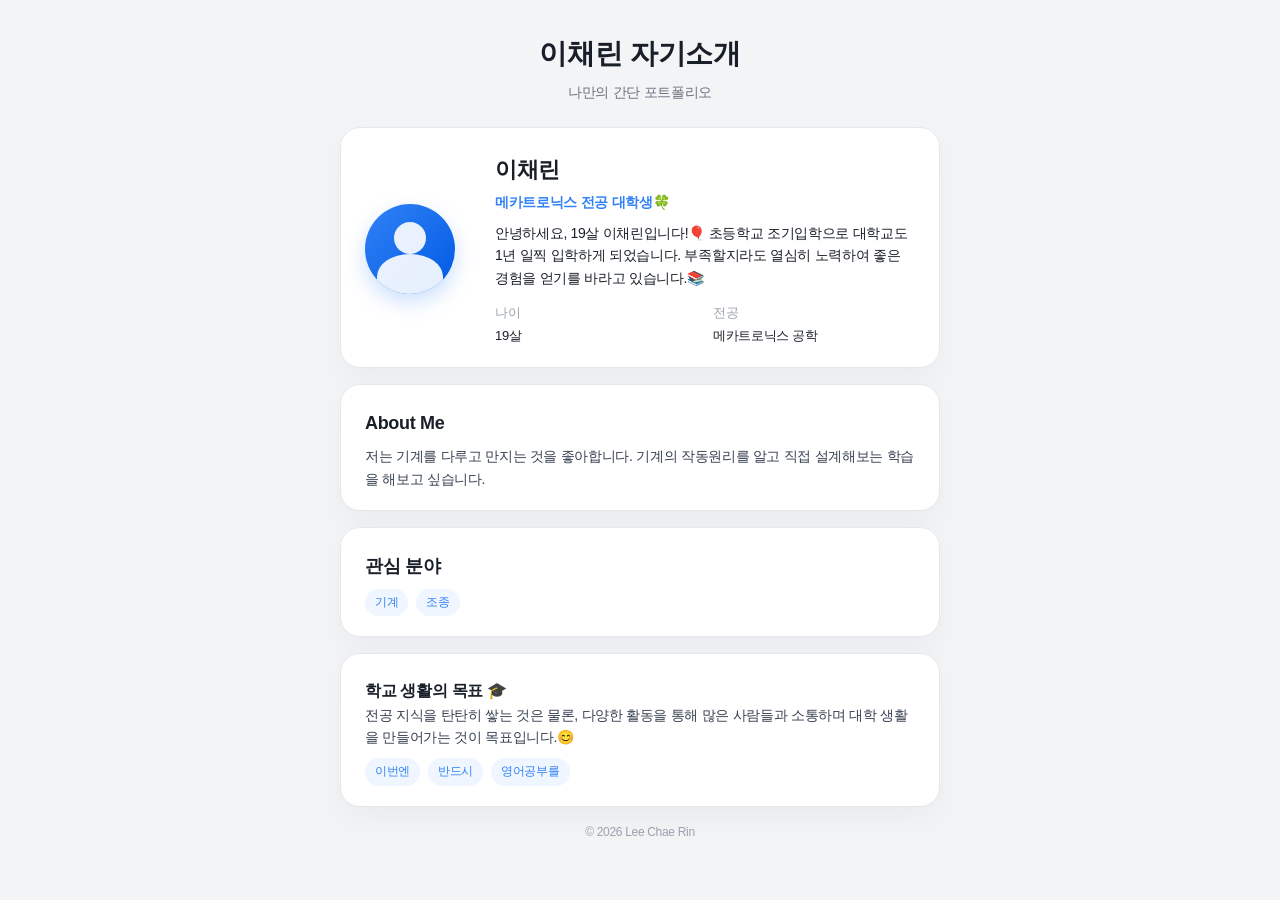
<file: index.html>
<!DOCTYPE html>
<html lang="ko">
<head>
    <meta charset="UTF-8">
    <title>이채린 자기소개 홈페이지</title>
   <link rel="stylesheet" href="style.css">
</head>

<body>
    <div class="page">
        <header class="header">
            <h1>이채린 자기소개</h1>
            <p class="subtitle">나만의 간단 포트폴리오</p>
        </header>
    
        <main class="container"> 
            <section class="profile-card delay-1">
                <div class="profile-left">
                    <div class="avatar">
                        <div class="user-silhouette">
                        </div>
                   </div>
               </div>
               <div class="profile-right">
                   <h2>이채린</h2>    
                   <p class="profile-role">메카트로닉스 전공 대학생🍀 </p>
                   <p class="profile-summary">
                       안녕하세요, 19살 이채린입니다!🎈 초등학교 조기입학으로 대학교도 1년 일찍 입학하게 되었습니다.
                       부족할지라도 열심히 노력하여 좋은 경험을 얻기를 바라고 있습니다.📚
                    </p>

                    <div class="info-grid">
                        <div class="info-item">
                            <span class="info-label">나이</span>
                            <span class="info-value">19살</span>
                        </div>
                        <div class="info-item">
                            <span class="info-label">전공</span>
                            <span class="info-value">메카트로닉스 공학</span>                    
                        </div>
                    </div>
                </div>
            </section>

            <section class="section-card delay-2">
                <h3>About Me</h3>
                <p>
                    저는 기계를 다루고 만지는 것을 좋아합니다. 기계의 작동원리를 알고 직접 설계해보는 학습을 해보고 싶습니다.
                </p>
           </section>

           <section class="section-card delay-3">
               <h3>관심 분야</h3>
               <ul class="tag-list">
                   <li class="tag">기계</li>
                   <li class="tag">조종</li>                  
                </ul>
            </section>

            <section class="section-card delay-4">
                <h4>학교 생활의 목표 🎓</h4>
                <p>
                    전공 지식을 탄탄히 쌓는 것은 물론, 다양한 활동을 통해 
                    많은 사람들과 소통하며 대학 생활을 만들어가는 것이 목표입니다.😊
    </p>
    <div class="tag-list" style="margin-top: 10px; display: flex; gap: 8px;">
        <span class="tag">이번엔</span>
        <span class="tag">반드시</span>
        <span class="tag">영어공부를</span>
    </div>
</section>
            
            <footer class="footer">
                <p>© 2026 Lee Chae Rin</p>
            </footer>
        </main>
    </div>
</body>
</html>
</file>
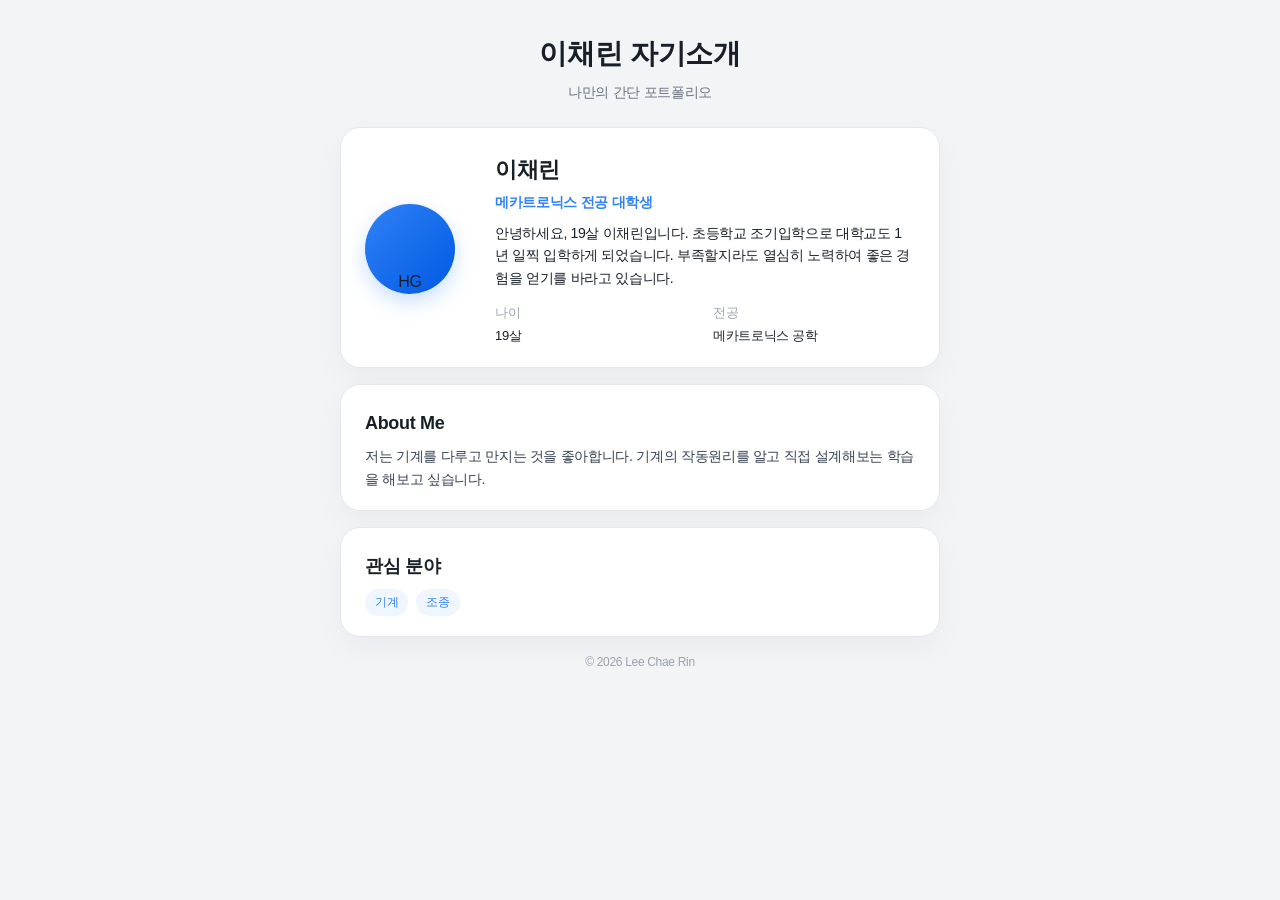
<file: index.html.html>
<!DOCTYPE html>
<html lang="ko">
<head>
    <meta charset="UTF-8">
    <title>이채린 자기소개 홈페이지</title>
   <link rel="stylesheet" href="style.css">
</head>

<body>
    <div class="page">
        <header class="header">
            <h1>이채린 자기소개</h1>
            <p class="subtitle">나만의 간단 포트폴리오</p>
        </header>
    
        <main class="container"> 
            <section class="profile-card">
                <div class="profile-left">
                    <div class="avatar">
                        <span>HG</span>
                   </div>
               </div>
               <div class="profile-right">
                   <h2>이채린</h2>    
                   <p class="profile-role">메카트로닉스 전공 대학생 </p>
                   <p class="profile-summary">
                       안녕하세요, 19살 이채린입니다. 초등학교 조기입학으로 대학교도 1년 일찍 입학하게 되었습니다.
                       부족할지라도 열심히 노력하여 좋은 경험을 얻기를 바라고 있습니다.
                    </p>

                    <div class="info-grid">
                        <div class="info-item">
                            <span class="info-label">나이</span>
                            <span class="info-value">19살</span>
                        </div>
                        <div class="info-item">
                            <span class="info-label">전공</span>
                            <span class="info-value">메카트로닉스 공학</span>                    
                        </div>
                    </div>
                </div>
            </section>

            <section class="section-card">
                <h3>About Me</h3>
                <p>
                    저는 기계를 다루고 만지는 것을 좋아합니다. 기계의 작동원리를 알고 직접 설계해보는 학습을 해보고 싶습니다.
                </p>
           </section>

           <section class="section-card">
               <h3>관심 분야</h3>
               <ul class="tag-list">
                   <li class="tag">기계</li>
                   <li class="tag">조종</li>                  
                </ul>
            </section>

            <footer class="footer">
                <p>© 2026 Lee Chae Rin</p>
            </footer>
        </main>
    </div>
</body>
</html>
</file>
<file: style.css>
* {
    box-sizing: border-box; 
    margin: 0;
    padding: 0;
}

body {
    font-family: -apple-system, BlinkMacSystemFont, "Apple SD Gothic Neo", "Segoe UI", Roboto, sans-serif;
    background-color: #f2f4f6; 
    color: #191f28; 
    line-height: 1.6;
    letter-spacing: -0.02em;
}

.page {
    min-height: 100vh; 
    display: flex;
    flex-direction: column; 
    align-items: center; 
    padding: 32px 16px;
}

.header {
    text-align: center;
margin-bottom: 24px;
}

.header h1 {
    font-size: 28px;
    margin-bottom: 4px;
    font-weight: 800;
}

.subtitle {
    font-size: 14px;
    color: #6b7280;
}

.container {
    width: 100%;
    max-width: 600px;
}


.profile-card,
.section-card {
    background-color: #ffffff; 
    border-radius: 20px; 
    padding: 24px 24px 20px; 
    margin-bottom: 16px;
    box-shadow: 0 12px 32px rgba(15, 23, 42, 0.04);
    border: 1px solid #e5e7eb;
}

.profile-card { 
    display: grid;
    grid-template-columns: 110px 1fr;
    gap: 20px;
    align-items: center;
}

.avatar {
    width: 90px; 
    height: 90px; 
    border-radius: 50%;
    background: linear-gradient(135deg, #3182f6, #0059e3);
    position: relative;
    overflow: hidden;
    display: flex;
    align-items: flex-end;
    justify-content: center;
    box-shadow: 0 8px 20px rgba(49, 130, 246, 0.25);
}

.user-silhouette::before {
    content: "";
    position: absolute;
    width: 32px;
    height: 32px;
    background-color: rgba(255, 255, 255, 0.9);
    border-radius: 50%;
    top: 18px;
    left: 50%;
    transform: translateX(-50%);
}

.user-silhouette::after {
    content: "";
    position: absolute;
    width: 66px;
    height: 45px;
    background-color: rgba(255, 255, 255, 0.9);
    border-radius: 50% 50% 0 0;
    bottom: -5px;
    left: 50%;
    transform: translateX(-50%);
}

.profile-right h2 {
    font-size: 22px;
    color: #191f28;
    margin-bottom: 4px;
    font-weight: 700;
}

.profile-role {
    font-size: 14px;
    color: #3182f6;
    margin-bottom: 8px;
    font-weight: 600;
}

.profile-summary {
    font-size: 14px;
    margin-bottom: 14px;
}

.info-grid {
    display: grid;
    grid-template-columns: repeat(2, minmax(0, 1fr));
    gap: 8px 16px;
}

.info-item {
    display: flex;
    flex-direction: column;
    font-size: 13px;
}

.info-label {
    color: #9ca3af;
    margin-bottom: 2px;
}

.info-value {
    font-weight: 500;
}

.section-card h3 {
    font-size: 18px;
    margin-bottom: 8px;
}

.section-card p {
    font-size: 14px;
    color: #374151;
}


.tag-list {
    list-style: none;
    display: flex;
    flex-wrap: wrap;
    gap: 8px;
    margin-top: 6px;
}

.tag {
    font-size: 12px; 
    padding: 4px 10px; 
    border-radius: 999px; 
    background-color: #eff6ff; 
    color: #3182f6;
    border: none;
}

.footer {
    text-align: center; 
    margin-top: 12px; 
    font-size: 12px;
    color: #9ca3af;
}

@keyframes fadeInUp {
    from {
        opacity: 0;
        transform: translateY(20px);
    }
    to {
        opacity: 1;
        transform: translateY(0);
    }
}

.profile-card, .section-card {
    animation: fadeInUp 0.8s ease-out forwards;
    opacity: 0;
}

.profile-card { 
    animation-delay: 0.1s; 
}

.profile-card, .section-card {
    animation: fadeInUp 0.8s ease-out forwards;
    opacity: 0;
}

.delay-1 { animation-delay: 0.1s !important; }
.delay-2 { animation-delay: 0.3s !important; }
.delay-3 { animation-delay: 0.5s !important; }
.delay-4 { animation-delay: 0.7s !important; }
</file>
